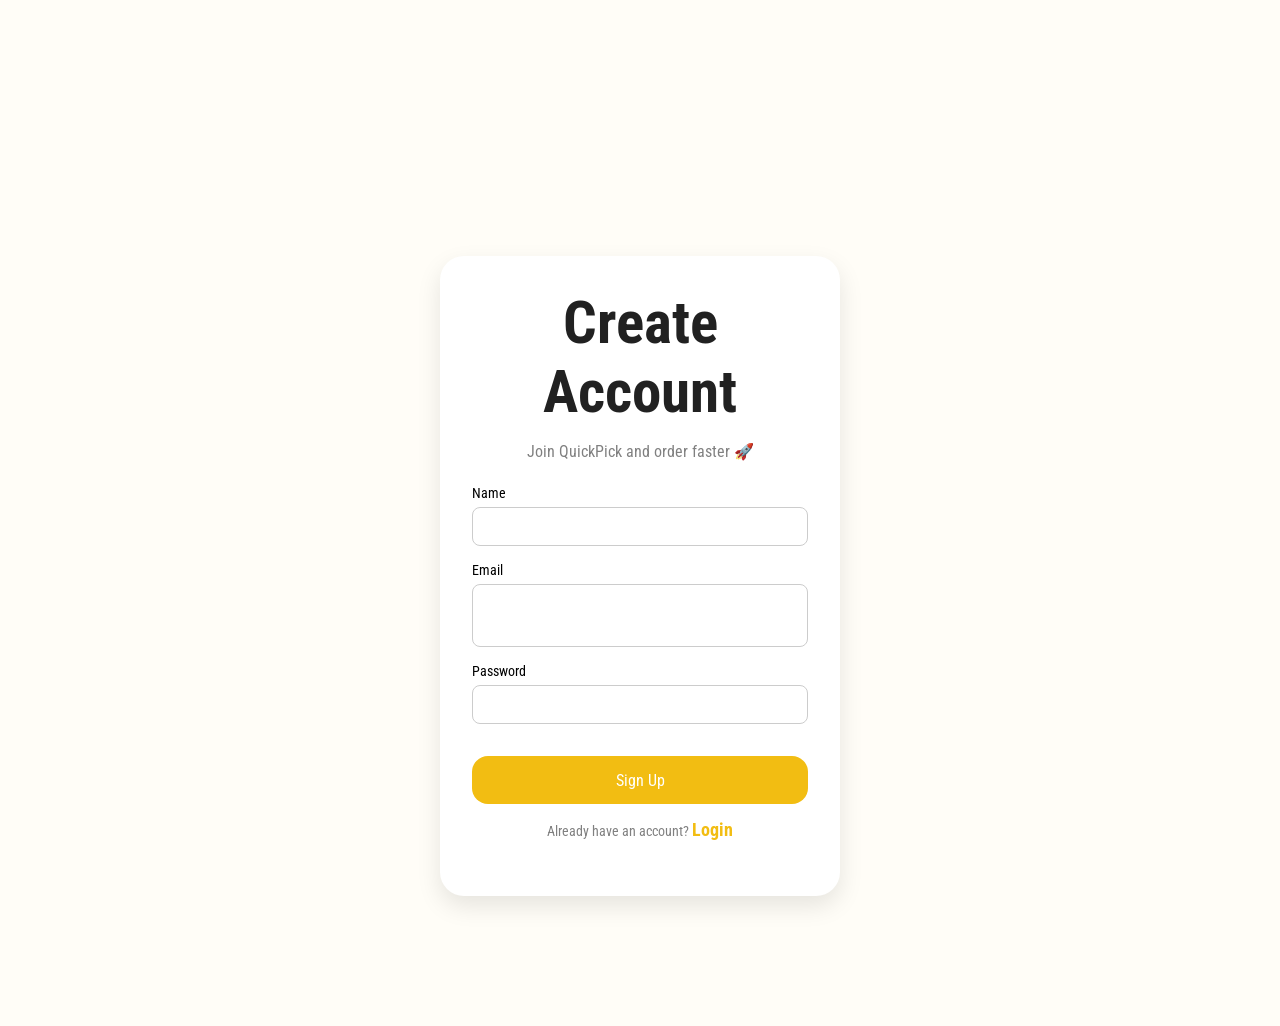
<file: signup.html>
<!doctype html>
<html lang="en">
  <head>
    <meta charset="UTF-8" />
    <meta name="viewport" content="width=device-width, initial-scale=1.0" />
    <title>Sign Up - QuickPick</title>

    <link rel="stylesheet" href="style.css" />

    <style>
      /* ONLY SIGNUP PAGE STYLES */

      .signup-container {
        min-height: 100vh;
        display: flex;
        justify-content: center;
        align-items: center;
        background: var(--eye-ball);
      }

      .signup-box {
        width: 400px;
        background: var(--pure-white);
        padding: 2rem;
        border-radius: 1.5rem;
        box-shadow: rgba(0, 0, 0, 0.1) 0 10px 25px;
        text-align: center;
      }

      .signup-box h2 {
        margin-bottom: 1rem;
      }

      .signup-box p {
        color: gray;
        margin-bottom: 1.5rem;
      }

      .input-group {
        text-align: left;
        margin-bottom: 1rem;
      }

      .input-group label {
        font-size: 0.9rem;
        display: block;
        margin-bottom: 0.3rem;
      }

      .input-group input {
        width: 100%;
        padding: 0.7rem;
        border-radius: 0.5rem;
        border: 1px solid #ccc;
        outline: none;
      }

      .signup-btn {
        width: 100%;
        margin-top: 1rem;
        padding: 0.9rem;
        border-radius: 1rem;
        border: none;
        background: var(--gold-finger);
        color: white;
        font-size: 1rem;
        cursor: pointer;
      }

      .signup-btn:hover {
        background: var(--lead);
      }

      .bottom-text {
        margin-top: 1rem;
        font-size: 0.9rem;
      }

      .bottom-text a {
        color: var(--gold-finger);
        font-weight: bold;
      }
    </style>
  </head>

  <body>
    <div class="signup-container">
      <div class="signup-box">
        <h2>Create Account</h2>
        <p>Join QuickPick and order faster 🚀</p>

        <form id="signupForm">
          <div class="input-group">
            <label>Name</label>
            <input type="text" required />
          </div>

          <div class="input-group">
            <label>Email</label>
            <input type="email" required />
          </div>

          <div class="input-group">
            <label>Password</label>
            <input type="password" required />
          </div>

          <button type="submit" class="signup-btn">Sign Up</button>
        </form>

        <p class="bottom-text">
          Already have an account?
          <a href="#">Login</a>
        </p>
      </div>
    </div>

    <script>
      const form = document.getElementById("signupForm");

      form.addEventListener("submit", function (e) {
        e.preventDefault();

        const name = document.querySelector('input[type="text"]').value;

        // ✅ STORE NAME
        localStorage.setItem("quickpickUser", name);

        alert("Signup successful! 🎉");

        // Redirect to home
        window.location.href = "index.html";
      });
    </script>
  </body>
</html>
</file>
<file: style.css>
@import url("https://fonts.googleapis.com/css2?family=Roboto+Condensed:ital,wght@0,100..900;1,100..900&display=swap");

* {
  margin: 0;
  padding: 0;
  box-sizing: border-box;
  font-family: "Roboto Condensed", sans-serif;
}

:root {
  --lead: #212121;
  --gold-finger: #f2bd12;
  --eye-ball: #fffdf7;
  --hint-yellow: #fcf1cc;
  --pure-white: #fff;
}

body {
  background: var(--eye-ball);
  padding-top: 14vh;
}

html {
  scroll-behavior: smooth;
}

section {
  scroll-margin-top: 100px;
}

.navlist a.active {
  color: var(--gold-finger);
  font-weight: bold;
}

a {
  font-size: 1.1rem;
  text-decoration: none;
  color: var(--lead);
}

.flex {
  display: flex;
  align-items: center;
}

.li {
  list-style: none;
}

.between {
  justify-content: space-between;
}

.gap-3 {
  gap: 3rem;
}

.gap-2 {
  gap: 2rem;
}

.wrapper {
  max-width: 1400px;
  margin: auto;
  padding-inline: 1.5rem;
}

img {
  max-width: 100%;
  height: auto;
  margin: auto;
  display: block;
}

.p-top {
  padding-top: 10rem;
}

.text-center {
  text-align: center;
}

.mt-4 {
  margin-top: 4rem;
}

.mt-half {
  margin-top: 0.5rem;
}

.mt-one-half {
  margin-top: 1.5rem;
}

.m-auto {
  margin: auto;
}

/* HEADER */
.navbar {
  min-height: 14vh;

  position: fixed; /* 🔥 makes it sticky */
  top: 0;
  left: 0;
  width: 100%;

  background: var(--pure-white);
  z-index: 50;

  transition: 0.3s ease;
}

.navbar.scrolled {
  box-shadow: rgba(0, 0, 0, 0.1) 0 4px 10px;
}

.navbar {
  backdrop-filter: blur(10px);
}

.logo {
  font-size: 2rem;
  font-weight: bold;
  color: var(--gold-finger);
}

.btn {
  display: inline-block;
  padding: 0.9rem 2rem;
  background: var(--gold-finger);
  border-radius: 1rem;
  font-size: 1.1rem;
  color: var(--pure-white);
  box-shadow: rgba(0, 0, 0, 0.1) 0 2px 1px;
}

.btn:hover {
  background: var(--lead);
}

.cart-icon {
  font-size: 1.3rem;
  position: relative;
  display: inline-block;
}

.cart-icon .cart-value {
  position: absolute;
  top: 50%;
  right: -10px;
  font-size: 0.85rem;
  width: 20px;
  aspect-ratio: 1;
  border-radius: 100vw;
  background: var(--gold-finger);
  color: var(--lead);
  text-align: center;
  line-height: 20px;
}

.desktop-action .hamburger {
  font-size: 1.5rem;
  display: none;
}

/* MAIN */
.hero-section {
  min-height: calc(100vh - 14vh);
}

.content,
.image-container,
.service-card {
  flex: 1;
  flex-basis: 300px;
}

h1 {
  font-size: 5.6vw;
  color: var(--lead);
}

h1 span {
  color: var(--gold-finger);
}

.p {
  font-size: 1.25rem;
  color: gray;
  line-height: 1.8rem;
  font-weight: 400;
}

.para {
  margin-block: 2rem;
  max-width: 550px;
}

.social-icon {
  background-color: var(--hint-yellow);
  width: 3rem;
  aspect-ratio: 1;
  border-radius: 1rem;
  font-size: 1.2rem;
  text-align: center;
  line-height: 3rem;
  box-shadow: rgba(0, 0, 0, 0.1) 0 2px 1px;
}

.social-icon:hover {
  background: var(--lead);
  color: var(--pure-white);
}

/* section-01 */
h5 {
  font-size: 1.2rem;
  letter-spacing: 0.2rem;
  color: var(--gold-finger);
  text-transform: uppercase;
}

h2 {
  font-size: 3.7rem;
  text-transform: capitalize;
  color: var(--lead);
}

h3 {
  font-size: 2rem;
  text-transform: capitalize;
  color: var(--lead);
}

.service-card {
  margin-top: 1.5rem;
  margin-bottom: 1rem;
}

/* section-02 */

.order-card img {
  width: 15rem;
  filter: drop-shadow(rgba(0, 0, 0, 0.7) 0 10px 10px);
}

.order-card {
  flex: 1;
  flex-basis: 300px;
  background: var(--pure-white);
  padding: 0 1rem 2rem 1rem;
  border: 0.1rem solid var(--gold-finger);
  border-radius: 2rem;
}

h4 {
  font-size: 1.8rem;
  color: var(--lead);
}

.order-card .price {
  font-size: 1.7rem;
  color: var(--gold-finger);
  padding: 1.3rem 0 2rem 0;
}

/* PRODUCT GRID (IMPORTANT - keep 4 per row) */
.card-list {
  display: grid;
  grid-template-columns: repeat(4, 1fr);
  gap: 2rem;
}

/* ================= CART (FULLY FIXED PROFESSIONAL UI) ================= */

.cart-tab {
  background: var(--hint-yellow);
  position: fixed;
  top: 0;
  right: -25rem;
  width: 25rem;
  height: 100vh;

  display: flex;
  flex-direction: column;

  z-index: 999;
  transition: 0.3s ease-in-out;
}

.cart-tab-active {
  right: 0;
}

/* HEADER */
.cart-tab h3 {
  text-align: center;
  font-size: 1.5rem;
  padding: 1rem;
  border-bottom: 1px solid rgba(0, 0, 0, 0.1);
}

/* SCROLLABLE LIST */
.cart-list {
  flex: 1;
  overflow-y: auto;
}

.cart-list::-webkit-scrollbar {
  width: 0;
}

/* ITEM */
.item {
  display: flex;
  align-items: center;
  gap: 1rem;
  padding: 1rem;
  border-bottom: 1px solid rgba(0, 0, 0, 0.05);
}

.item:nth-child(even) {
  background: var(--eye-ball);
}

/* IMAGE */
.item-image img {
  width: 60px;
  height: 60px;
  object-fit: cover;
  border-radius: 10px;
}

/* TEXT */
.detail {
  flex: 1;
  display: flex;
  flex-direction: column;
}

.detail h4 {
  font-size: 1rem;
}

.item-total {
  font-size: 0.9rem;
  color: gray;
}

/* QUANTITY */
.quantity-box {
  display: flex;
  align-items: center;
  gap: 0.5rem;
}

.quantity-btn {
  background: var(--lead);
  color: white;
  width: 1.6rem;
  height: 1.6rem;
  border-radius: 50%;

  display: flex;
  align-items: center;
  justify-content: center;
}

.quantity-value {
  font-size: 1rem;
}

/* ANIMATION */
.item.slide-out {
  transform: translateX(100%);
  opacity: 0;
}

/* FIXED BOTTOM */
.cart-bottom {
  margin-top: auto;
  background: var(--hint-yellow);
  border-top: 1px solid rgba(0, 0, 0, 0.1);
}

/* TOTAL */
.total-container {
  display: flex;
  justify-content: space-between;
  padding: 1rem;
  background: var(--gold-finger);
  font-size: 1.2rem;
}

/* BUTTONS */
.btn-container {
  display: flex;
  gap: 0.8rem;
  padding: 1rem;
}

.btn-container .btn {
  flex: 1;
  text-align: center;
  background: var(--lead);
}

.btn-container .btn:hover {
  background: var(--gold-finger);
  color: var(--lead);
}

/* section-03 */

.swiper {
  width: 100%;
  height: 100%;
}

.profile {
  width: 4rem;
  aspect-ratio: 1;
  border-radius: 100vw;
  overflow: hidden;
}

.profile img {
  width: 100%;
  height: 100%;
  object-fit: cover;
}

.fa-star {
  color: var(--gold-finger);
}

.review-container {
  width: 650px;
  max-width: 100%;
  flex: 1;
}

.arrow {
  width: 2.5rem;
  aspect-ratio: 1;
  border-radius: 100vw;
  background: var(--gold-finger);
  color: var(--lead);
  text-align: center;
  line-height: 2.5rem;
}

/* section-05 */

.app-container {
  background: var(--hint-yellow);
  padding: 3rem 6rem;
  border-radius: 3rem;
}

.app-container h2 {
  font-size: 4.5rem;
}

.app-container .image-container img {
  width: 25rem;
}

/* section-06 */

.input-container {
  width: 43rem;
  max-width: 100%;
  background: var(--pure-white);
  padding: 0.8rem;
  box-shadow: rgba(0, 0, 0, 0.1) 0 5px 8px;
  border-radius: 1rem;
  margin: 4rem auto 0 auto;
}

input[type="email"] {
  flex: 1;
  height: 7vh;
  background: transparent;
  border: none;
  outline: none;
  font-size: 1.1rem;
  padding-left: 1rem;
}

/* FOOTER */

.footer-container {
  margin-top: 10rem;
  padding-block: 4rem;
  background: var(--hint-yellow);
}

.footer-wrapper {
  flex: 1;
  flex-basis: 150px;
}

.footer-container .flex {
  align-items: flex-start;
}

.footer-wrapper:nth-child(1) {
  flex: 2;
  flex-basis: 300px;
}

.footer-container .social-icon {
  background: var(--pure-white);
}

.footer-wrapper .social-icon:hover {
  background: var(--lead);
  color: var(--pure-white);
}

.footer-link {
  color: gray;
  font-size: 1.1rem;
}

.footer-link:hover {
  color: var(--lead);
}

.order-highlight {
  animation: highlight 1s ease;
}

@keyframes highlight {
  0% {
    background-color: #fff3cd;
  }
  100% {
    background-color: transparent;
  }
}

/* APP MODAL */
.app-modal {
  position: fixed;
  top: 0;
  left: 0;
  width: 100%;
  height: 100%;

  background: rgba(0, 0, 0, 0.5);

  display: flex;
  align-items: center;
  justify-content: center;

  opacity: 0;
  visibility: hidden;

  transition: 0.3s;
  z-index: 2000;
}

.app-modal.active {
  opacity: 1;
  visibility: visible;
}

.app-modal-content {
  background: white;
  padding: 2rem;
  border-radius: 1rem;
  width: 320px;
  text-align: center;
  position: relative;

  transform: scale(0.8);
  transition: 0.3s;
}

.app-modal.active .app-modal-content {
  transform: scale(1);
}

.app-logo {
  width: 70px;
  height: 70px;
  border-radius: 1rem;
}

.close-modal {
  position: absolute;
  top: 10px;
  right: 15px;
  font-size: 1.5rem;
  cursor: pointer;
}
</file>
